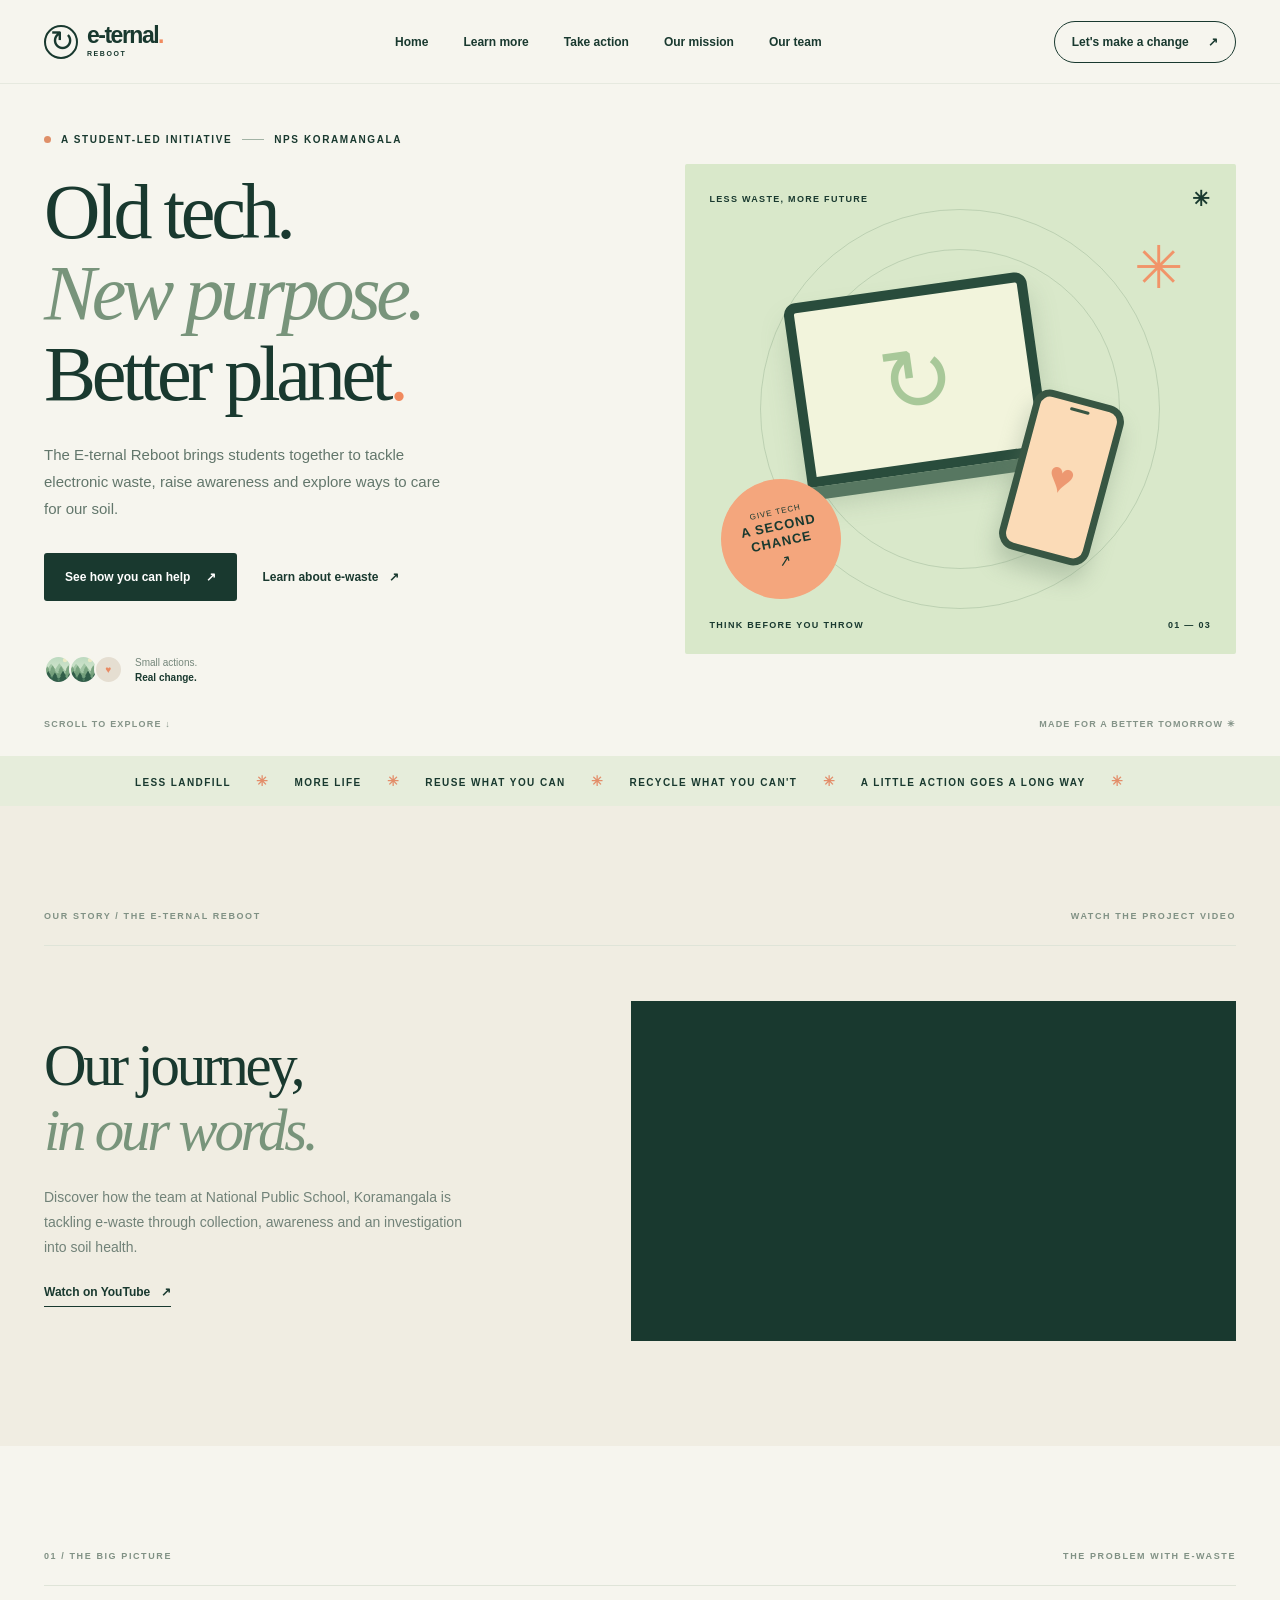
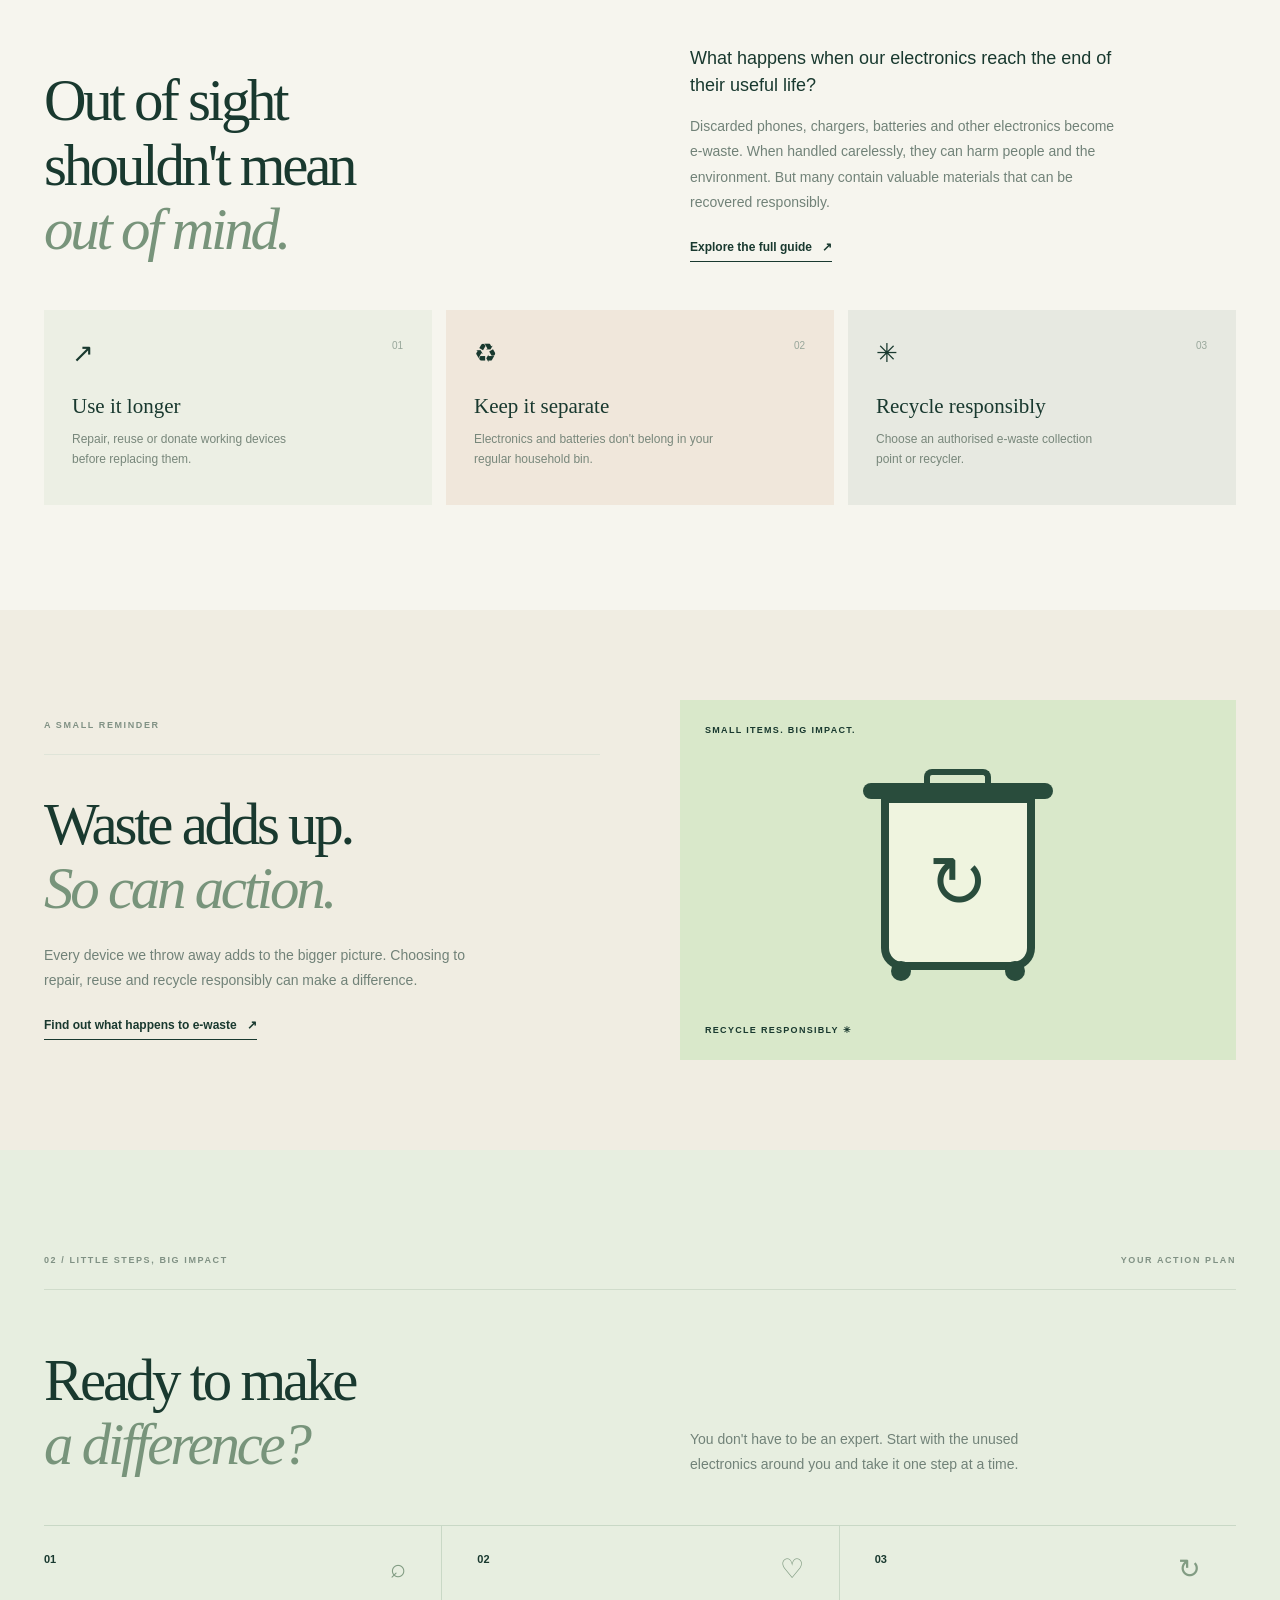
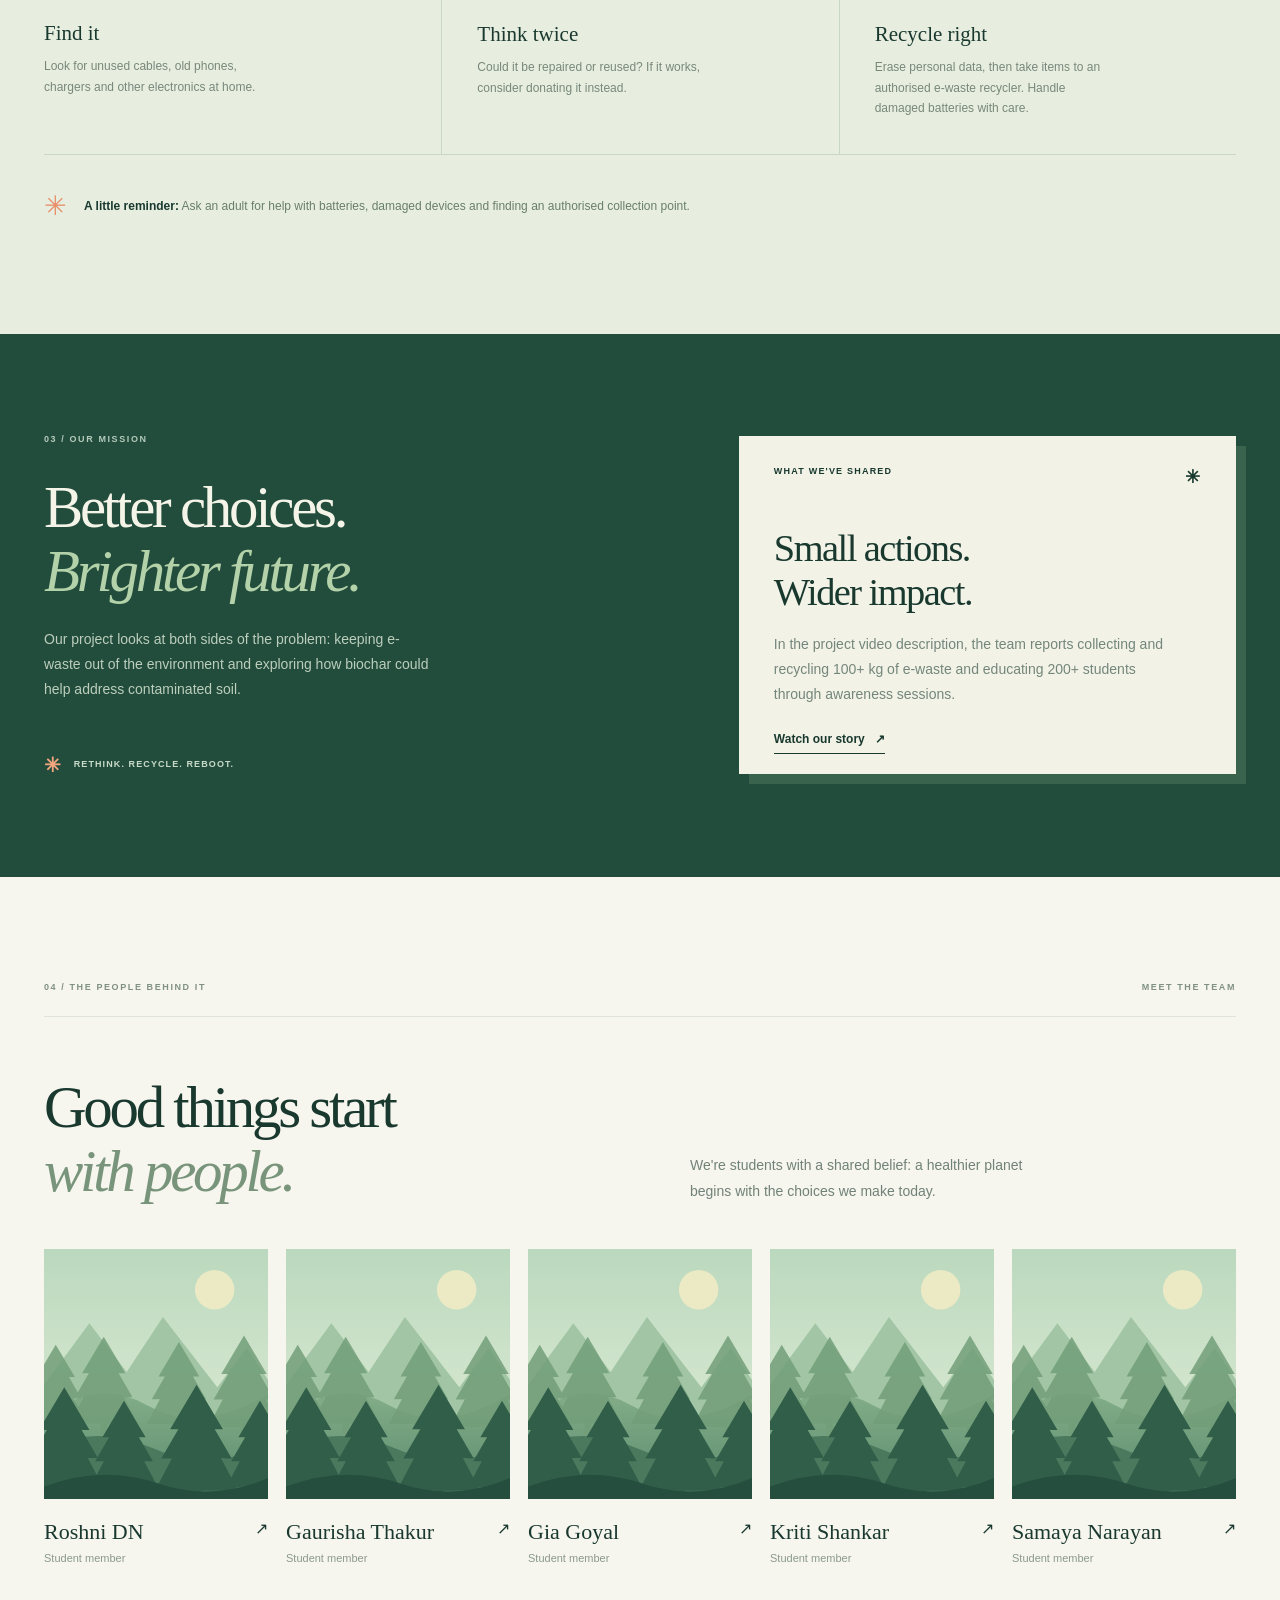
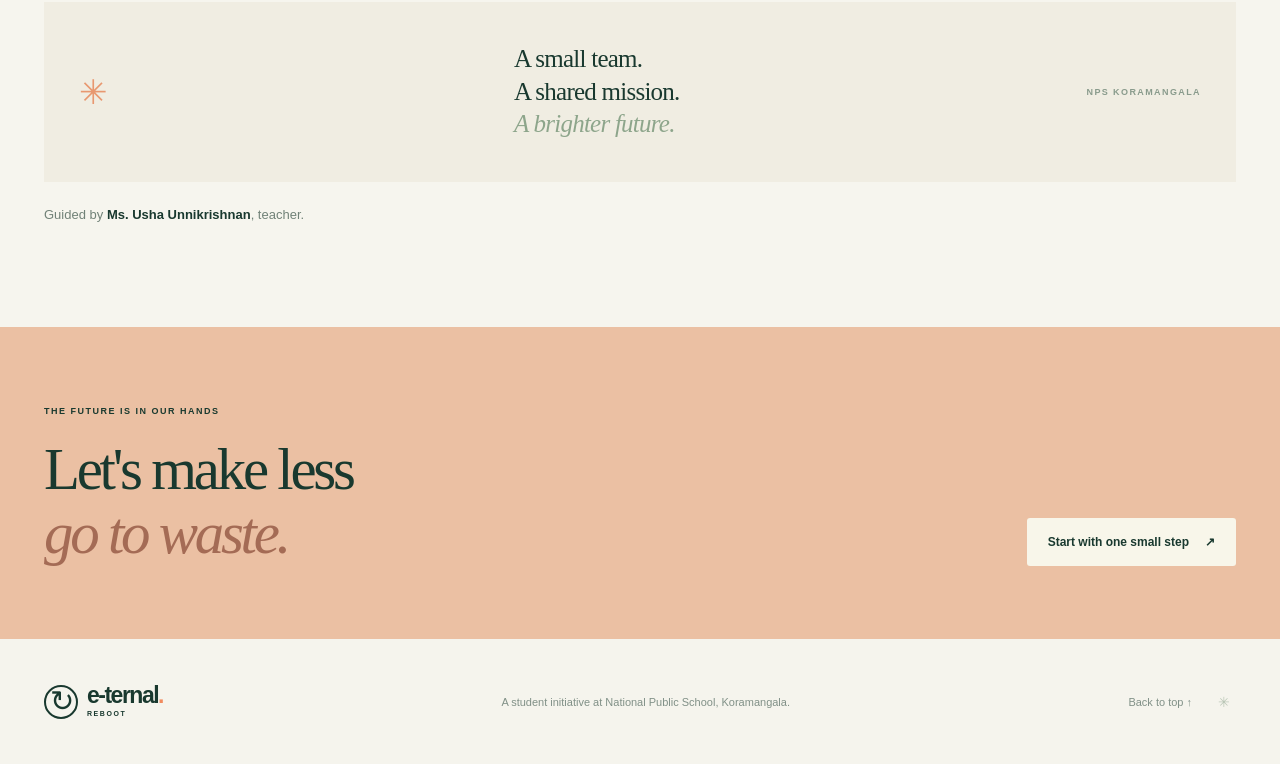
<file: index.html>
<!doctype html>
<html lang="en">
<head>
  <meta charset="utf-8">
  <meta name="viewport" content="width=device-width, initial-scale=1">
  <meta name="theme-color" content="#f5f4ed">
  <meta name="description" content="The E-ternal Reboot: a student-led e-waste and soil health initiative at NPS Koramangala.">
  <title>The E-ternal Reboot | NPS Koramangala</title>
  <link rel="stylesheet" href="style.css">
  <script src="app.js" defer></script>
</head>
<body>
  <header class="site-header">
    <div class="container header-inner">
      <a class="brand" href="#top" aria-label="The E-ternal Reboot, home">
        <span class="brand-mark" aria-hidden="true">↻</span>
        <span>e-ternal<span class="brand-dot">.</span><small>REBOOT</small></span>
      </a>
      <nav aria-label="Main navigation">
        <a href="#top" aria-current="page">Home</a>
        <a href="learn.html">Learn more</a>
        <a href="#how">Take action</a>
        <a href="#impact">Our mission</a>
        <a href="#team">Our team</a>
      </nav>
      <a class="nav-cta" href="#how">Let's make a change <span aria-hidden="true">↗</span></a>
    </div>
  </header>

  <main id="top">
    <section class="hero">
      <div class="container hero-grid">
        <div class="hero-copy">
          <div class="eyebrow"><span class="eyebrow-dot"></span> A STUDENT-LED INITIATIVE <span class="eyebrow-line"></span> NPS KORAMANGALA</div>
          <h1>Old tech.<br><em>New purpose.</em><br>Better planet<span class="orange">.</span></h1>
          <p>The E-ternal Reboot brings students together to tackle electronic waste, raise awareness and explore ways to care for our soil.</p>
          <div class="hero-actions">
            <a class="button button-dark" href="#how">See how you can help <span aria-hidden="true">↗</span></a>
            <a class="text-link" href="learn.html">Learn about e-waste <span aria-hidden="true">↗</span></a>
          </div>
          <div class="hero-foot"><span class="avatar-stack" aria-hidden="true"><span class="avatar-forest"></span><span class="avatar-forest"></span><span>♥</span></span><span>Small actions.<br><strong>Real change.</strong></span></div>
        </div>
        <div class="hero-art" aria-label="Illustration of electronic devices ready to be recycled">
          <div class="art-top"><span>LESS WASTE, MORE FUTURE</span><span>✳</span></div>
          <div class="sunburst" aria-hidden="true">✳</div>
          <div class="art-orbit orbit-one"></div><div class="art-orbit orbit-two"></div>
          <div class="device laptop" aria-hidden="true"><div class="laptop-screen"><span>↻</span></div><div class="laptop-base"></div></div>
          <div class="device phone" aria-hidden="true"><div class="phone-screen"><span>♥</span></div></div>
          <div class="art-sticker" aria-hidden="true">GIVE TECH<br><strong>A SECOND<br>CHANCE</strong><span>↗</span></div>
          <div class="art-bottom"><span>THINK BEFORE YOU THROW</span><span>01 — 03</span></div>
        </div>
      </div>
      <div class="container hero-bottom"><span>SCROLL TO EXPLORE <span aria-hidden="true">↓</span></span><span>MADE FOR A BETTER TOMORROW ✳</span></div>
    </section>

    <div class="ticker" aria-hidden="true"><div>LESS LANDFILL <span>✳</span> MORE LIFE <span>✳</span> REUSE WHAT YOU CAN <span>✳</span> RECYCLE WHAT YOU CAN'T <span>✳</span> A LITTLE ACTION GOES A LONG WAY <span>✳</span></div></div>

    <section class="section video-section" id="story">
      <div class="container">
        <div class="section-kicker"><span>OUR STORY / THE E-TERNAL REBOOT</span><span>WATCH THE PROJECT VIDEO</span></div>
        <div class="video-grid">
          <div class="video-copy">
            <h2>Our journey,<br><em>in our words.</em></h2>
            <p>Discover how the team at National Public School, Koramangala is tackling e-waste through collection, awareness and an investigation into soil health.</p>
            <a class="under-link" href="https://www.youtube.com/watch?v=HvxCIPRWgcE">Watch on YouTube <span>↗</span></a>
          </div>
          <div class="video-frame"><iframe src="https://www.youtube-nocookie.com/embed/HvxCIPRWgcE" title="The E-ternal Reboot's digital and e-waste journey" loading="lazy" referrerpolicy="strict-origin-when-cross-origin" allow="accelerometer; autoplay; clipboard-write; encrypted-media; gyroscope; picture-in-picture" allowfullscreen></iframe></div>
        </div>
      </div>
    </section>

    <section class="section problem" id="why">
      <div class="container">
        <div class="section-kicker"><span>01 / THE BIG PICTURE</span><span>THE PROBLEM WITH E-WASTE</span></div>
        <div class="problem-grid">
          <div><h2>Out of sight<br>shouldn't mean<br><em>out of mind.</em></h2></div>
          <div class="problem-copy"><p class="lead">What happens when our electronics reach the end of their useful life?</p><p>Discarded phones, chargers, batteries and other electronics become e-waste. When handled carelessly, they can harm people and the environment. But many contain valuable materials that can be recovered responsibly.</p><a class="under-link" href="learn.html">Explore the full guide <span>↗</span></a></div>
        </div>
        <div class="fact-grid">
          <article class="fact-card"><span class="fact-icon">↗</span><h3>Use it longer</h3><p>Repair, reuse or donate working devices before replacing them.</p><span class="card-no">01</span></article>
          <article class="fact-card"><span class="fact-icon">♻</span><h3>Keep it separate</h3><p>Electronics and batteries don't belong in your regular household bin.</p><span class="card-no">02</span></article>
          <article class="fact-card"><span class="fact-icon">✳</span><h3>Recycle responsibly</h3><p>Choose an authorised e-waste collection point or recycler.</p><span class="card-no">03</span></article>
        </div>
      </div>
    </section>

    <section class="bin-section" aria-labelledby="bin-title">
      <div class="container bin-grid">
        <div class="bin-copy">
          <div class="section-kicker"><span>A SMALL REMINDER</span></div>
          <h2 id="bin-title">Waste adds up.<br><em>So can action.</em></h2>
          <p>Every device we throw away adds to the bigger picture. Choosing to repair, reuse and recycle responsibly can make a difference.</p>
          <a class="under-link" href="learn.html">Find out what happens to e-waste <span>↗</span></a>
        </div>
        <div class="bin-scene" role="img" aria-label="Illustration of an e-waste collection bin gradually filling and starting again">
          <span class="bin-scene-label" aria-hidden="true">SMALL ITEMS. BIG IMPACT.</span>
          <div class="bin-illustration" aria-hidden="true">
            <div class="bin-lid"></div>
            <div class="bin-body"><div class="bin-fill"></div><span class="bin-symbol">↻</span></div>
            <div class="bin-wheel bin-wheel-left"></div><div class="bin-wheel bin-wheel-right"></div>
          </div>
          <span class="bin-scene-foot" aria-hidden="true">RECYCLE RESPONSIBLY ✳</span>
        </div>
      </div>
    </section>

    <section class="section action-section" id="how">
      <div class="container">
        <div class="section-kicker"><span>02 / LITTLE STEPS, BIG IMPACT</span><span>YOUR ACTION PLAN</span></div>
        <div class="action-heading"><h2>Ready to make<br><em>a difference?</em></h2><p>You don't have to be an expert. Start with the unused electronics around you and take it one step at a time.</p></div>
        <div class="steps">
          <article class="step"><div class="step-top"><span>01</span><span>⌕</span></div><h3>Find it</h3><p>Look for unused cables, old phones, chargers and other electronics at home.</p></article>
          <article class="step"><div class="step-top"><span>02</span><span>♡</span></div><h3>Think twice</h3><p>Could it be repaired or reused? If it works, consider donating it instead.</p></article>
          <article class="step"><div class="step-top"><span>03</span><span>↻</span></div><h3>Recycle right</h3><p>Erase personal data, then take items to an authorised e-waste recycler. Handle damaged batteries with care.</p></article>
        </div>
        <div class="action-note"><span class="note-icon">✳</span><p><strong>A little reminder:</strong> Ask an adult for help with batteries, damaged devices and finding an authorised collection point.</p></div>
      </div>
    </section>

    <section class="impact-section" id="impact">
      <div class="container impact-grid">
        <div><div class="light-kicker">03 / OUR MISSION</div><h2>Better choices.<br><em>Brighter future.</em></h2><p>Our project looks at both sides of the problem: keeping e-waste out of the environment and exploring how biochar could help address contaminated soil.</p><span class="impact-note"><span>✳</span> RETHINK. RECYCLE. REBOOT.</span></div>
        <div class="impact-card mission-card"><div class="impact-card-top"><span>WHAT WE'VE SHARED</span><span>✳</span></div><h3>Small actions.<br>Wider impact.</h3><p>In the project video description, the team reports collecting and recycling 100+ kg of e-waste and educating 200+ students through awareness sessions.</p><a class="under-link" href="#story">Watch our story <span>↗</span></a></div>
      </div>
    </section>

    <section class="section team-section" id="team">
      <div class="container">
        <div class="section-kicker"><span>04 / THE PEOPLE BEHIND IT</span><span>MEET THE TEAM</span></div>
        <div class="team-heading"><h2>Good things start<br><em>with people.</em></h2><p>We're students with a shared belief: a healthier planet begins with the choices we make today.</p></div>
        <div class="team-grid">
          <article class="member"><div class="member-art forest" aria-hidden="true"></div><div class="member-info"><div><h3>Roshni DN</h3><p>Student member</p></div><span>↗</span></div></article>
          <article class="member"><div class="member-art forest" aria-hidden="true"></div><div class="member-info"><div><h3>Gaurisha Thakur</h3><p>Student member</p></div><span>↗</span></div></article>
          <article class="member"><div class="member-art forest" aria-hidden="true"></div><div class="member-info"><div><h3>Gia Goyal</h3><p>Student member</p></div><span>↗</span></div></article>
          <article class="member"><div class="member-art forest" aria-hidden="true"></div><div class="member-info"><div><h3>Kriti Shankar</h3><p>Student member</p></div><span>↗</span></div></article>
          <article class="member"><div class="member-art forest" aria-hidden="true"></div><div class="member-info"><div><h3>Samaya Narayan</h3><p>Student member</p></div><span>↗</span></div></article>
          <div class="team-message"><span>✳</span><p>A small team.<br>A shared mission.<br><em>A brighter future.</em></p><small>NPS KORAMANGALA</small></div>
        </div>
        <p class="teacher-credit">Guided by <strong>Ms. Usha Unnikrishnan</strong>, teacher.</p>
      </div>
    </section>
    <section class="closing"><div class="container closing-inner"><div><span>THE FUTURE IS IN OUR HANDS</span><h2>Let's make less<br><em>go to waste.</em></h2></div><a class="button button-light" href="#how">Start with one small step <span>↗</span></a></div></section>
  </main>
  <footer><div class="container footer-inner"><a class="brand footer-brand" href="#top"><span class="brand-mark">↻</span><span>e-ternal<span class="brand-dot">.</span><small>REBOOT</small></span></a><p>A student initiative at National Public School, Koramangala.</p><div><a href="#top">Back to top ↑</a><button type="button" class="footer-secret" id="secret" aria-label="Decorative star">✳</button></div></div></footer>

  <dialog id="credit-dialog" aria-labelledby="credit-title"><div class="credit-content"><button type="button" id="credit-close" aria-label="Close">×</button><span>YOU FOUND A LITTLE SECRET ✳</span><h2 id="credit-title">Website made by <em>Udit.</em></h2></div></dialog>
</body>
</html>
</file>
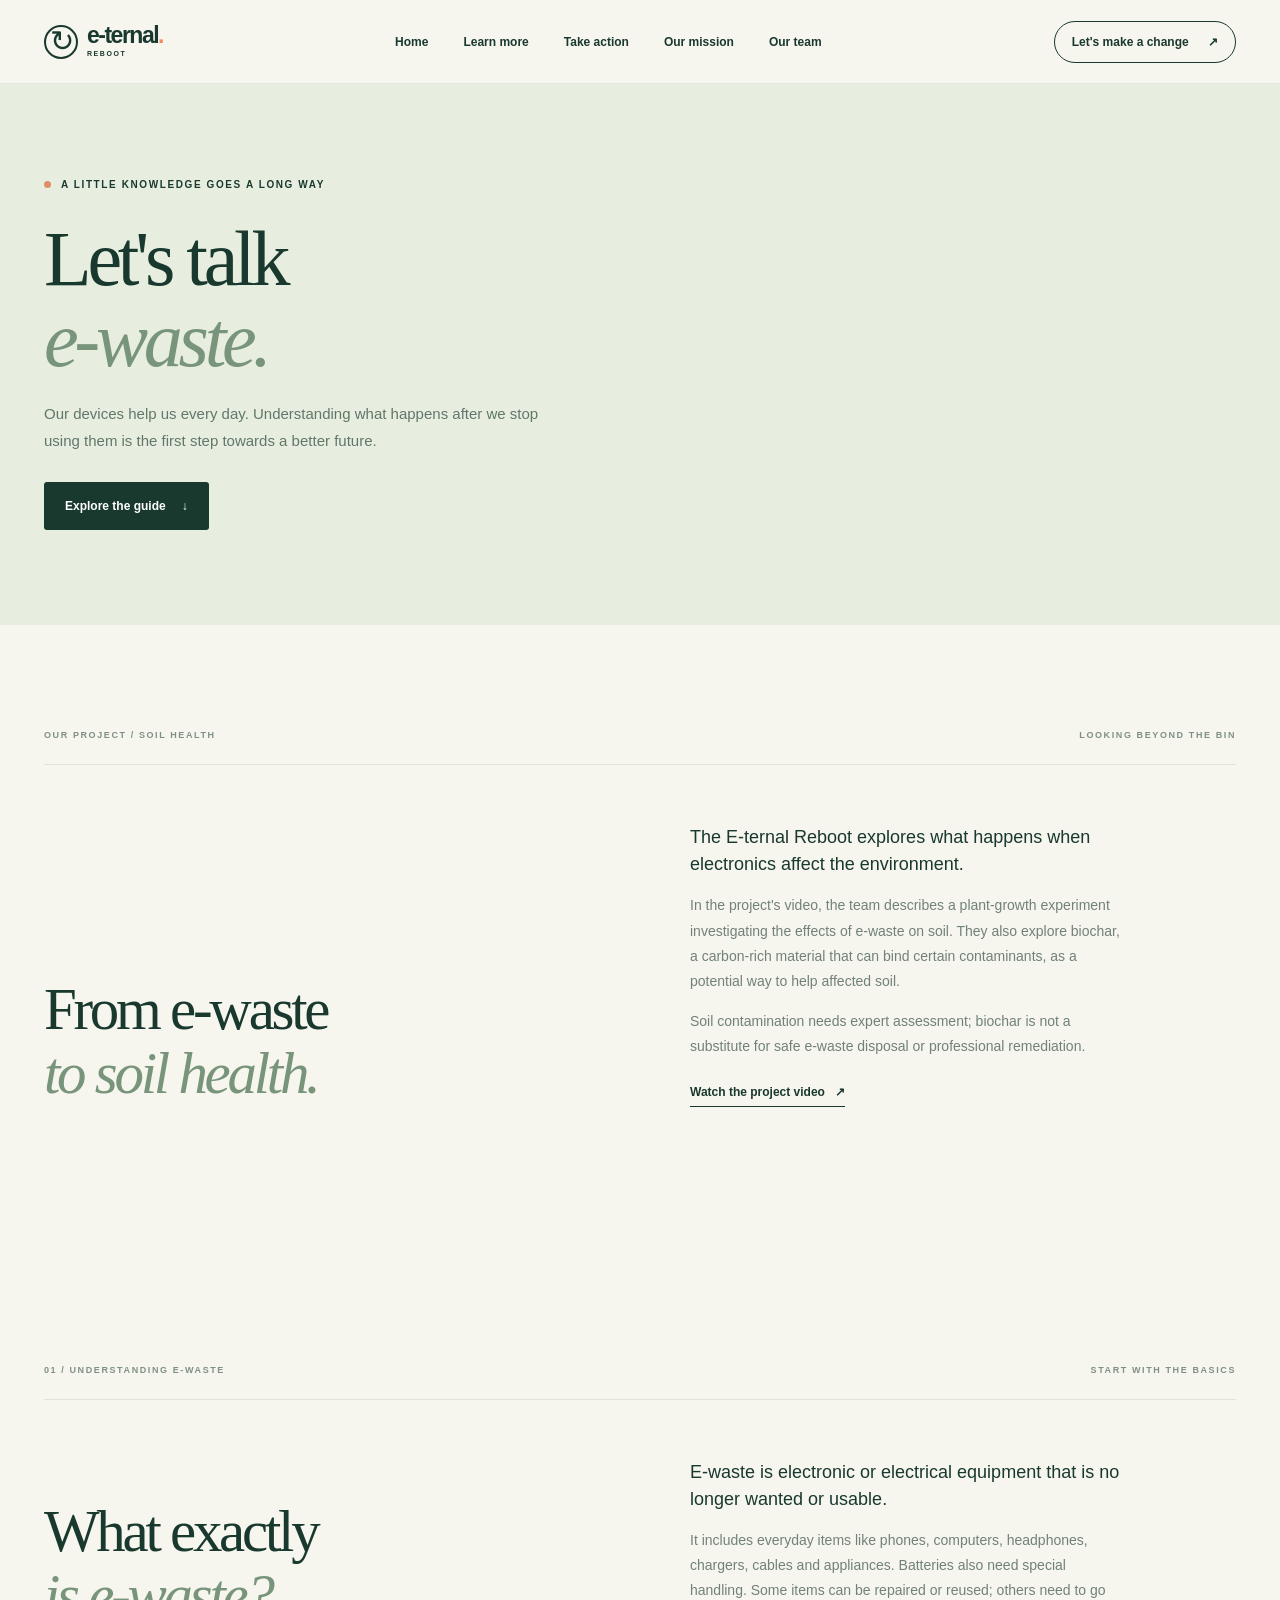
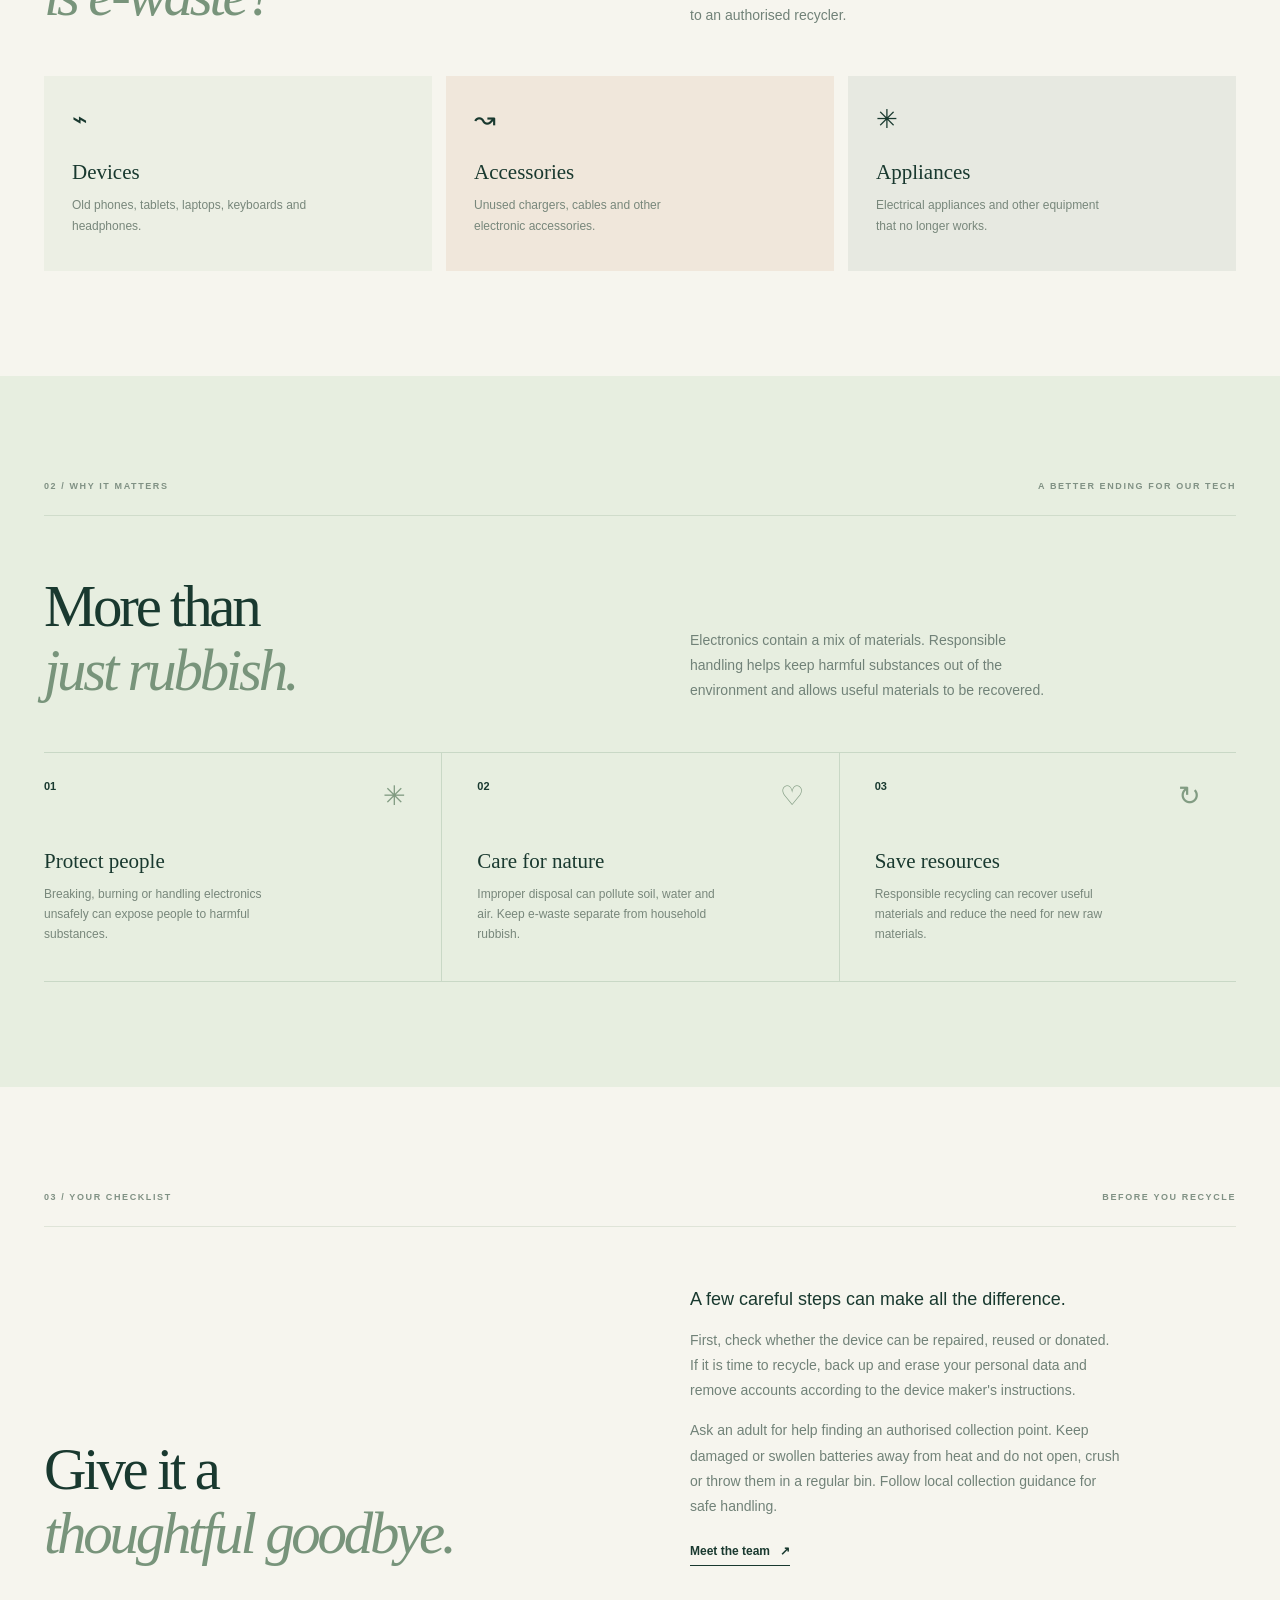
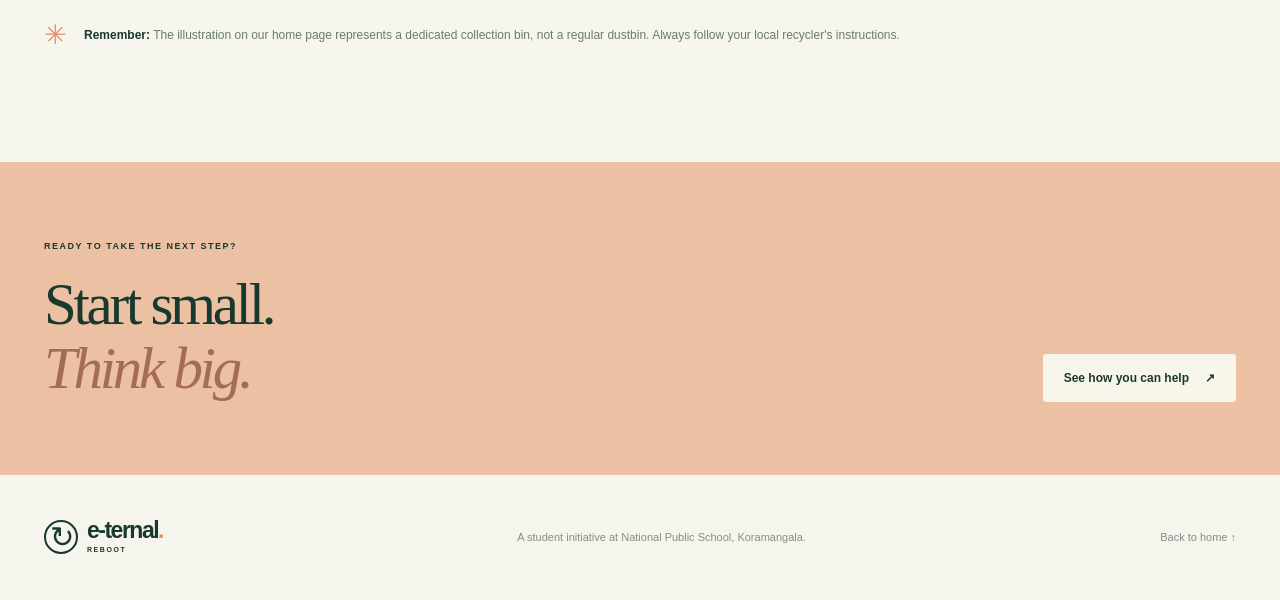
<file: learn.html>
<!doctype html>
<html lang="en">
<head>
  <meta charset="utf-8">
  <meta name="viewport" content="width=device-width, initial-scale=1">
  <meta name="theme-color" content="#f5f4ed">
  <meta name="description" content="Learn about electronic waste, why it matters, and how to handle it responsibly.">
  <title>Understanding E-Waste | The E-ternal Reboot</title>
  <link rel="stylesheet" href="style.css">
</head>
<body>
  <header class="site-header">
    <div class="container header-inner">
      <a class="brand" href="index.html" aria-label="The E-ternal Reboot, home">
        <span class="brand-mark" aria-hidden="true">↻</span>
        <span>e-ternal<span class="brand-dot">.</span><small>REBOOT</small></span>
      </a>
      <nav aria-label="Main navigation">
        <a href="index.html">Home</a>
        <a href="learn.html" aria-current="page">Learn more</a>
        <a href="index.html#how">Take action</a>
        <a href="index.html#impact">Our mission</a>
        <a href="index.html#team">Our team</a>
      </nav>
      <a class="nav-cta" href="index.html#how">Let's make a change <span aria-hidden="true">↗</span></a>
    </div>
  </header>
  <main>
    <section class="learn-hero">
      <div class="container">
        <div class="eyebrow"><span class="eyebrow-dot"></span> A LITTLE KNOWLEDGE GOES A LONG WAY</div>
        <h1>Let's talk<br><em>e-waste.</em></h1>
        <p>Our devices help us every day. Understanding what happens after we stop using them is the first step towards a better future.</p>
        <a class="button button-dark" href="#basics">Explore the guide <span aria-hidden="true">↓</span></a>
      </div>
    </section>
    <section class="section">
      <div class="container">
        <div class="section-kicker"><span>OUR PROJECT / SOIL HEALTH</span><span>LOOKING BEYOND THE BIN</span></div>
        <div class="problem-grid">
          <h2>From e-waste<br><em>to soil health.</em></h2>
          <div class="problem-copy"><p class="lead">The E-ternal Reboot explores what happens when electronics affect the environment.</p><p>In the project's video, the team describes a plant-growth experiment investigating the effects of e-waste on soil. They also explore biochar, a carbon-rich material that can bind certain contaminants, as a potential way to help affected soil.</p><p class="learn-paragraph">Soil contamination needs expert assessment; biochar is not a substitute for safe e-waste disposal or professional remediation.</p><a class="under-link" href="index.html#story">Watch the project video <span>↗</span></a></div>
        </div>
      </div>
    </section>
    <section class="section" id="basics">
      <div class="container">
        <div class="section-kicker"><span>01 / UNDERSTANDING E-WASTE</span><span>START WITH THE BASICS</span></div>
        <div class="problem-grid">
          <h2>What exactly<br><em>is e-waste?</em></h2>
          <div class="problem-copy"><p class="lead">E-waste is electronic or electrical equipment that is no longer wanted or usable.</p><p>It includes everyday items like phones, computers, headphones, chargers, cables and appliances. Batteries also need special handling. Some items can be repaired or reused; others need to go to an authorised recycler.</p></div>
        </div>
        <div class="fact-grid">
          <article class="fact-card"><span class="fact-icon">⌁</span><h3>Devices</h3><p>Old phones, tablets, laptops, keyboards and headphones.</p></article>
          <article class="fact-card"><span class="fact-icon">↝</span><h3>Accessories</h3><p>Unused chargers, cables and other electronic accessories.</p></article>
          <article class="fact-card"><span class="fact-icon">✳</span><h3>Appliances</h3><p>Electrical appliances and other equipment that no longer works.</p></article>
        </div>
      </div>
    </section>
    <section class="section action-section">
      <div class="container">
        <div class="section-kicker"><span>02 / WHY IT MATTERS</span><span>A BETTER ENDING FOR OUR TECH</span></div>
        <div class="action-heading"><h2>More than<br><em>just rubbish.</em></h2><p>Electronics contain a mix of materials. Responsible handling helps keep harmful substances out of the environment and allows useful materials to be recovered.</p></div>
        <div class="steps">
          <article class="step"><div class="step-top"><span>01</span><span>✳</span></div><h3>Protect people</h3><p>Breaking, burning or handling electronics unsafely can expose people to harmful substances.</p></article>
          <article class="step"><div class="step-top"><span>02</span><span>♡</span></div><h3>Care for nature</h3><p>Improper disposal can pollute soil, water and air. Keep e-waste separate from household rubbish.</p></article>
          <article class="step"><div class="step-top"><span>03</span><span>↻</span></div><h3>Save resources</h3><p>Responsible recycling can recover useful materials and reduce the need for new raw materials.</p></article>
        </div>
      </div>
    </section>
    <section class="section">
      <div class="container">
        <div class="section-kicker"><span>03 / YOUR CHECKLIST</span><span>BEFORE YOU RECYCLE</span></div>
        <div class="problem-grid">
          <h2>Give it a<br><em>thoughtful goodbye.</em></h2>
          <div class="problem-copy"><p class="lead">A few careful steps can make all the difference.</p><p>First, check whether the device can be repaired, reused or donated. If it is time to recycle, back up and erase your personal data and remove accounts according to the device maker's instructions.</p><p class="learn-paragraph">Ask an adult for help finding an authorised collection point. Keep damaged or swollen batteries away from heat and do not open, crush or throw them in a regular bin. Follow local collection guidance for safe handling.</p><a class="under-link" href="index.html#team">Meet the team <span>↗</span></a></div>
        </div>
        <div class="action-note"><span class="note-icon">✳</span><p><strong>Remember:</strong> The illustration on our home page represents a dedicated collection bin, not a regular dustbin. Always follow your local recycler's instructions.</p></div>
      </div>
    </section>
    <section class="closing"><div class="container closing-inner"><div><span>READY TO TAKE THE NEXT STEP?</span><h2>Start small.<br><em>Think big.</em></h2></div><a class="button button-light" href="index.html#how">See how you can help <span>↗</span></a></div></section>
  </main>
  <footer><div class="container footer-inner"><a class="brand footer-brand" href="index.html"><span class="brand-mark">↻</span><span>e-ternal<span class="brand-dot">.</span><small>REBOOT</small></span></a><p>A student initiative at National Public School, Koramangala.</p><div><a href="index.html">Back to home ↑</a></div></div></footer>
</body>
</html>
</file>
<file: style.css>
:root{--ink:#19392f;--cream:#f6f5ee;--muted:#75877a;--orange:#f18a5e;--line:#dfe4d8;--green:#d5e5c4}
*{box-sizing:border-box}
html{scroll-behavior:smooth}
body{margin:0;background:var(--cream);color:var(--ink);font-family:Arial,Helvetica,sans-serif;-webkit-font-smoothing:antialiased}
a{color:inherit;text-decoration:none}
button,input{font:inherit}
button,a{touch-action:manipulation}
button{cursor:pointer}
button:focus-visible,a:focus-visible,input:focus-visible{outline:3px solid #ec9569;outline-offset:3px}
.container{width:min(1200px,calc(100% - 88px));margin:auto}
.site-header{border-bottom:1px solid #e6e9df;background:var(--cream)}
.header-inner{height:83px;display:flex;align-items:center;justify-content:space-between;gap:25px}
.brand{display:inline-flex;align-items:center;gap:9px;font-size:23px;font-weight:800;letter-spacing:-1.5px;line-height:.75}
.brand small{display:block;font-size:7px;letter-spacing:1.55px;margin-top:7px}
.brand-mark{display:grid;place-items:center;width:34px;height:34px;border:2px solid currentColor;border-radius:50%;font-size:29px;font-weight:400;line-height:1}
.brand-dot,.orange{color:var(--orange)}
nav{display:flex;gap:35px;font-size:12px;font-weight:700}
nav a:hover,.text-link:hover,.under-link:hover{text-decoration:underline}
.nav-cta{font-size:12px;font-weight:700;border:1px solid var(--ink);border-radius:50px;padding:13px 17px}
.nav-cta span,.button span{margin-left:16px}
.hero{padding:50px 0 0}
.hero-grid{display:grid;grid-template-columns:1fr .95fr;gap:60px;align-items:center}
.eyebrow,.section-kicker,.light-kicker{display:flex;align-items:center;gap:10px;font-size:10px;font-weight:800;letter-spacing:1.6px}
.eyebrow-dot{width:7px;height:7px;border-radius:50%;background:#df8f68}.eyebrow-line{width:22px;height:1px;background:#a2b3a5}
h1,h2,h3,p{margin:0}
h1,h2{font-family:Georgia,'Times New Roman',serif;font-weight:400;letter-spacing:-.055em}
h1{font-size:clamp(54px,6.1vw,84px);line-height:1.04;margin:26px 0}
h1 em,h2 em{font-weight:400;color:#78947b}
.hero-copy>p{font-size:15px;line-height:1.8;max-width:400px;color:#62766b}
.hero-actions{display:flex;gap:25px;align-items:center;margin-top:31px}
.button{display:inline-flex;justify-content:center;align-items:center;border:0;border-radius:3px;padding:17px 21px;font-weight:700;font-size:12px}
.button-dark{background:var(--ink);color:#fff}.button-dark:hover{background:#315c48}
.text-link,.under-link{font-size:12px;font-weight:700}.text-link span,.under-link span{margin-left:7px}
.hero-foot{display:flex;align-items:center;gap:12px;margin-top:54px;font-size:10px;line-height:1.5;color:#74867a}
.hero-foot strong{color:var(--ink)}
.avatar-stack{display:flex;padding-left:4px}.avatar-stack span{display:grid;place-items:center;margin-left:-4px;width:29px;height:29px;border:2px solid var(--cream);border-radius:50%;font-weight:700;color:var(--ink);background:#d6e0c3}.avatar-stack span:nth-child(2){background:#f2cdbd}.avatar-stack span:nth-child(3){background:#e5ded1;color:#e98a63}
.hero-art{height:490px;background:#d9e8ca;position:relative;overflow:hidden;border-radius:2px}
.art-top,.art-bottom{position:absolute;left:25px;right:25px;display:flex;justify-content:space-between;align-items:center;font-size:9px;font-weight:800;letter-spacing:1.3px}.art-top{top:23px}.art-top span:last-child{font-size:21px}.art-bottom{bottom:24px}
.art-orbit{position:absolute;border:1px solid rgba(58,100,67,.18);border-radius:50%;width:320px;height:320px;left:50%;top:50%;transform:translate(-50%,-50%)}.orbit-two{width:400px;height:400px}
.sunburst{position:absolute;right:53px;top:69px;color:#f19469;font-size:59px}
.device{position:absolute}.laptop{width:245px;left:20%;top:25%;transform:rotate(-8deg)}
.laptop-screen{height:185px;border:10px solid #294c3c;background:#f2f4dc;border-radius:12px 12px 3px 3px;display:grid;place-items:center;box-shadow:0 18px 26px #69826945}.laptop-screen span{font-size:90px;color:#a8c899;line-height:1}.laptop-base{height:13px;background:#577761;border-radius:2px 2px 15px 15px;margin:0 -17px}
.phone{width:93px;height:165px;border:7px solid #385643;border-radius:17px;background:#fbdbb7;left:60%;top:47%;transform:rotate(15deg);box-shadow:0 15px 22px #69826955}.phone:before{content:'';position:absolute;top:5px;left:30px;width:20px;height:3px;background:#385643;border-radius:3px}.phone-screen{display:grid;place-items:center;height:100%;font-size:44px;color:#ed9871}
.art-sticker{position:absolute;bottom:55px;left:36px;width:120px;height:120px;border-radius:50%;background:#f4a67d;display:flex;flex-direction:column;justify-content:center;align-items:center;text-align:center;font-size:8px;letter-spacing:1px;line-height:1.3;transform:rotate(-12deg)}.art-sticker strong{font-size:13px}.art-sticker span{font-size:15px}
.hero-bottom{display:flex;justify-content:space-between;padding:34px 0 27px;font-size:9px;letter-spacing:1.2px;font-weight:700;color:#849388}
.ticker{background:#e6eddb;overflow:hidden;white-space:nowrap;padding:17px 0;text-align:center;font-size:10px;letter-spacing:1.4px;font-weight:800}.ticker span{color:#e38d69;margin:0 21px;font-size:14px}
.section{padding:105px 0}.section-kicker{justify-content:space-between;color:#809184;padding-bottom:24px;border-bottom:1px solid var(--line);font-size:9px}
.problem-grid,.action-heading,.team-heading{display:grid;grid-template-columns:1fr 1fr;gap:100px;align-items:end;margin:59px 0 48px}
h2{font-size:clamp(42px,4.6vw,63px);line-height:1.09}
.problem-copy{max-width:430px}.problem-copy p,.action-heading p,.team-heading p{font-size:14px;line-height:1.8;color:#718278}
.problem-copy .lead{font-size:18px;color:var(--ink);line-height:1.5;margin-bottom:15px}.under-link{display:inline-block;margin-top:25px;border-bottom:1px solid var(--ink);padding-bottom:7px}
.fact-grid,.steps{display:grid;grid-template-columns:repeat(3,1fr);gap:14px}
.fact-card{background:#ecefe4;padding:28px;min-height:195px;position:relative}.fact-card:nth-child(2){background:#f0e7db}.fact-card:nth-child(3){background:#e7e9e1}
.fact-icon{font-size:26px}.fact-card h3,.step h3{margin:25px 0 10px;font-family:Georgia,serif;font-size:21px;font-weight:400}.fact-card p,.step p{font-size:12px;line-height:1.7;color:#78877b;max-width:240px}.card-no{position:absolute;top:30px;right:29px;font-size:10px;color:#99a79b}
.action-section{background:#e7eee0}.action-section .section-kicker{border-color:#d0dccb}.action-heading{margin-bottom:48px}.action-heading p,.team-heading p{max-width:370px}
.steps{gap:0;border-top:1px solid #c9d8c6;border-bottom:1px solid #c9d8c6}.step{padding:27px 35px 36px 0}.step+.step{border-left:1px solid #c9d8c6;padding-left:35px}.step-top{display:flex;justify-content:space-between;font-size:11px;font-weight:700}.step-top span:last-child{font-size:27px;color:#829c83;font-weight:400}.step h3{margin-top:37px}.action-note{display:flex;align-items:center;gap:17px;margin-top:30px;font-size:12px;color:#697d6d;line-height:1.6}.action-note strong{color:var(--ink)}.note-icon{font-size:27px;color:#e88f69}
.impact-section{background:#224d3c;color:#f5f4e8;padding:100px 0}.impact-grid{display:grid;grid-template-columns:1fr .85fr;gap:110px;align-items:center}.light-kicker{color:#b4cabb;font-size:9px}.impact-section h2{margin:32px 0 23px}.impact-section h2 em{color:#b4d2a9}.impact-section p{color:#bdcebd;font-size:14px;line-height:1.8;max-width:390px}.impact-note{display:block;margin-top:50px;font-size:9px;letter-spacing:1.1px;color:#c9dac9;font-weight:700}.impact-note span{font-size:20px;color:#f2a67f;vertical-align:middle;margin-right:8px}
.impact-card{background:#f2f2e7;color:var(--ink);padding:30px 35px 20px;box-shadow:10px 10px 0 #39634d}.impact-card-top,.impact-card-bottom{display:flex;justify-content:space-between;font-size:9px;letter-spacing:1.2px;font-weight:800}.impact-card-top span:last-child{font-size:18px}.impact-number{font-family:Georgia,serif;font-size:clamp(70px,8vw,110px);letter-spacing:-.06em;line-height:1;margin-top:40px}.impact-number small{font-family:Arial,sans-serif;font-size:22px;letter-spacing:0;margin-left:12px}.impact-card>p{color:#74867b;margin-top:7px}.impact-card-bottom{border-top:1px solid #d5dfd1;margin-top:35px;padding-top:20px;color:#84958a;letter-spacing:.3px}.live-dot{color:#9bbf92}.host-link{border:0;background:none;color:#557562;text-decoration:underline;padding:22px 0 0;font-size:11px}
.team-heading{margin-bottom:45px}.team-grid{display:grid;grid-template-columns:1fr 1fr 1fr;gap:18px}.member-art{height:250px;display:grid;place-items:center;position:relative;overflow:hidden}.peach{background:#efded1}.lavender{background:#e0e5da}.member-initial{font-family:Georgia,serif;font-size:160px;color:#fff9;line-height:1}.member-flower{position:absolute;font-size:60px;color:#dba087;bottom:15px;right:23px}.lavender .member-flower{color:#9cb19b}.member-info{display:flex;justify-content:space-between;align-items:start;padding:20px 0}.member-info h3{font-family:Georgia,serif;font-size:22px;font-weight:400}.member-info p{margin-top:7px;font-size:11px;color:#8a998e}.team-message{background:#f0ede2;padding:35px;display:flex;flex-direction:column;justify-content:space-between}.team-message>span{font-size:34px;color:#e89870}.team-message p{font-family:Georgia,serif;font-size:25px;line-height:1.3;letter-spacing:-.03em}.team-message em{color:#8da58b}.team-message small{font-size:9px;font-weight:700;letter-spacing:1.4px;color:#899b8c}
.closing{background:#ebc0a3;padding:73px 0}.closing-inner{display:flex;justify-content:space-between;align-items:end;gap:30px}.closing-inner>div>span{font-size:9px;font-weight:800;letter-spacing:1.5px}.closing h2{margin-top:20px}.closing h2 em{color:#a46b55}.button-light{background:#f8f6ea;color:var(--ink)}
footer{background:#f5f4ed}.footer-inner{min-height:125px;display:flex;align-items:center;justify-content:space-between;gap:20px}.footer-inner p,.footer-inner>div{font-size:11px;color:#809087}.footer-inner>div{display:flex;align-items:center;gap:20px}.footer-secret{border:0;background:none;color:#b8c5b5;font-size:14px;padding:6px}
dialog{border:0;padding:0;max-width:min(440px,calc(100% - 32px));width:100%;color:var(--ink);background:var(--cream);box-shadow:0 20px 80px #10281d60}dialog::backdrop{background:#142c22ad}dialog form,.credit-content{padding:32px}.dialog-top{display:flex;justify-content:space-between;align-items:center;font-size:10px;font-weight:800;letter-spacing:1.4px}.dialog-top button,.credit-content button{border:0;background:none;font-size:28px;color:var(--ink)}dialog h2{font-size:39px;margin:23px 0 12px}dialog p{font-size:13px;line-height:1.6;color:#6b7e71}dialog label{display:block;font-size:11px;font-weight:700;margin:20px 0 8px}dialog input{width:100%;border:1px solid #c5d1c5;background:#fff;padding:12px;color:var(--ink);border-radius:2px}.form-message{min-height:22px;margin-top:12px}.submit{width:100%;margin-top:12px}.submit:disabled{opacity:.6;cursor:wait}.credit-content button{float:right}.credit-content>span{font-size:9px;letter-spacing:1px;font-weight:700}
@media(max-width:950px){.container{width:min(100% - 48px,1200px)}nav{gap:16px}.nav-cta{display:none}.hero-grid{gap:30px}.hero-art{height:420px}.laptop{width:200px}.laptop-screen{height:150px}.problem-grid,.action-heading,.team-heading{gap:50px}.impact-grid{gap:55px}}
@media(max-width:680px){.container{width:calc(100% - 36px)}.header-inner{height:auto;min-height:75px;flex-wrap:wrap;padding:16px 0;gap:16px}.brand{font-size:20px}nav{width:100%;order:2;justify-content:space-between;gap:8px;font-size:10px}.hero{padding-top:45px}.hero-grid,.problem-grid,.action-heading,.team-heading,.impact-grid{grid-template-columns:1fr;gap:28px}.hero-grid{gap:35px}h1{font-size:clamp(50px,13vw,73px)}.hero-foot{margin-top:35px}.hero-art{height:370px}.art-orbit{width:260px;height:260px}.orbit-two{width:320px;height:320px}.laptop{left:17%;top:25%}.phone{left:57%}.art-sticker{width:100px;height:100px;bottom:42px}.hero-bottom span:last-child{display:none}.ticker{text-align:left}.section{padding:70px 0}.section-kicker span:last-child{display:none}.problem-grid,.action-heading,.team-heading{margin:40px 0 35px}.fact-grid,.steps{grid-template-columns:1fr}.fact-card{min-height:155px}.step{padding:25px 0}.step+.step{border-left:0;border-top:1px solid #c9d8c6;padding:25px 0}.step h3{margin-top:18px}.impact-section{padding:70px 0}.impact-note{margin-top:25px}.impact-card{margin-top:10px}.team-grid{grid-template-columns:1fr 1fr}.member-art{height:190px}.member-initial{font-size:120px}.team-message{grid-column:1/-1;min-height:200px}.closing-inner{align-items:start;flex-direction:column}.footer-inner{align-items:start;flex-direction:column;padding:30px 0;gap:20px}}
@media(max-width:380px){.hero-actions{align-items:start;flex-direction:column}.member-info h3{font-size:18px}}
@media(prefers-reduced-motion:reduce){html{scroll-behavior:auto}}

/* The collection-bin illustration is decorative, not a live waste measurement. */
.bin-section{padding:90px 0;background:#f0ede2}
.bin-grid{display:grid;grid-template-columns:1fr 1fr;gap:80px;align-items:center}
.bin-copy .section-kicker{justify-content:flex-start}
.bin-copy h2{margin:38px 0 22px}
.bin-copy>p{max-width:430px;color:#718278;font-size:14px;line-height:1.8}
.bin-scene{position:relative;display:grid;place-items:center;min-height:360px;background:#d9e8ca;overflow:hidden}
.bin-scene-label,.bin-scene-foot{position:absolute;left:25px;font-size:9px;font-weight:800;letter-spacing:1.3px}
.bin-scene-label{top:25px}.bin-scene-foot{bottom:25px}
.bin-illustration{position:relative;width:170px;height:228px}
.bin-lid{height:16px;width:190px;background:#294c3c;border-radius:8px;position:absolute;top:17px;left:-10px;z-index:2}
.bin-lid:before{content:'';position:absolute;width:55px;height:10px;border:6px solid #294c3c;border-bottom:0;border-radius:8px 8px 0 0;bottom:14px;left:61px}
.bin-body{position:absolute;top:29px;left:8px;width:154px;height:175px;border:8px solid #294c3c;border-radius:4px 4px 22px 22px;background:#eff4df;overflow:hidden}
.bin-fill{position:absolute;inset:0;background:#91b68a;transform:scaleY(0);transform-origin:bottom;animation:bin-fill 6s infinite}
.bin-symbol{position:absolute;inset:0;display:grid;place-items:center;color:#294c3c;font-size:72px;line-height:1}
.bin-wheel{position:absolute;top:195px;width:20px;height:20px;border-radius:50%;background:#294c3c}.bin-wheel-left{left:18px}.bin-wheel-right{right:18px}
@keyframes bin-fill{0%{transform:scaleY(0);animation-timing-function:linear}80%{transform:scaleY(1)}90%{transform:scaleY(1);animation-timing-function:ease-in-out}100%{transform:scaleY(0)}}
.team-grid{grid-template-columns:repeat(5,minmax(0,1fr))}
.member-art.forest{background:#a7c8a4 url('forest.svg') center/cover no-repeat}
.avatar-stack span.avatar-forest{background:#a7c8a4 url('forest.svg') center/cover no-repeat}
.member:nth-child(2n) .forest{background-position:35% center}
.member:nth-child(3n) .forest{background-position:70% center}
.mission-card h3{margin:38px 0 18px;font-family:Georgia,serif;font-size:clamp(30px,3vw,42px);line-height:1.15;font-weight:400;letter-spacing:-.04em}
.mission-card .under-link{color:var(--ink)}
.team-message{grid-column:1/-1;min-height:180px;flex-direction:row;align-items:center;gap:25px}
.learn-hero{padding:95px 0;background:#e7eee0}
.learn-hero h1{margin:28px 0 20px}
.learn-hero p{max-width:530px;color:#62766b;font-size:15px;line-height:1.8;margin-bottom:28px}
.learn-paragraph{margin-top:15px}
.video-section{background:#f0ede2}
.video-grid{display:grid;grid-template-columns:1fr 1.15fr;gap:60px;align-items:center;margin-top:55px}
.video-copy h2{margin-bottom:22px}
.video-copy p{max-width:430px;color:#718278;font-size:14px;line-height:1.8}
.video-frame{aspect-ratio:16/9;background:#19392f;overflow:hidden}
.video-frame iframe{display:block;width:100%;height:100%;border:0}
.teacher-credit{margin-top:25px;font-size:13px;color:#718278}
.teacher-credit strong{color:var(--ink)}
@media(max-width:950px){.bin-grid{gap:45px}.team-grid{grid-template-columns:repeat(3,minmax(0,1fr))}}
@media(max-width:680px){
  .bin-section{padding:70px 0}
  .bin-grid{grid-template-columns:1fr;gap:35px}
  .bin-scene{min-height:300px}
  .team-grid{grid-template-columns:1fr 1fr}
  .team-message{flex-direction:column;align-items:flex-start}
  .learn-hero{padding:65px 0}
  .video-grid{grid-template-columns:1fr;gap:30px;margin-top:40px}
}
@media(prefers-reduced-motion:reduce){.bin-fill{animation:none;transform:scaleY(.5)}}

@media(prefers-reduced-motion:no-preference){
  .laptop{animation:laptop-float 5s ease-in-out infinite}
  .phone{animation:phone-float 4s ease-in-out infinite}
  .sunburst{animation:sunburst-turn 18s linear infinite}
  .button,.nav-cta,.fact-card,.member-art{transition:transform .25s ease,box-shadow .25s ease}
  .button:hover,.nav-cta:hover{transform:translateY(-3px)}
  .fact-card:hover,.member:hover .member-art{transform:translateY(-5px);box-shadow:0 10px 20px #19392f18}
}
@keyframes laptop-float{0%,100%{transform:translateY(0) rotate(-8deg)}50%{transform:translateY(-10px) rotate(-8deg)}}
@keyframes phone-float{0%,100%{transform:translateY(0) rotate(15deg)}50%{transform:translateY(-8px) rotate(15deg)}}
@keyframes sunburst-turn{to{transform:rotate(360deg)}}
</file>
